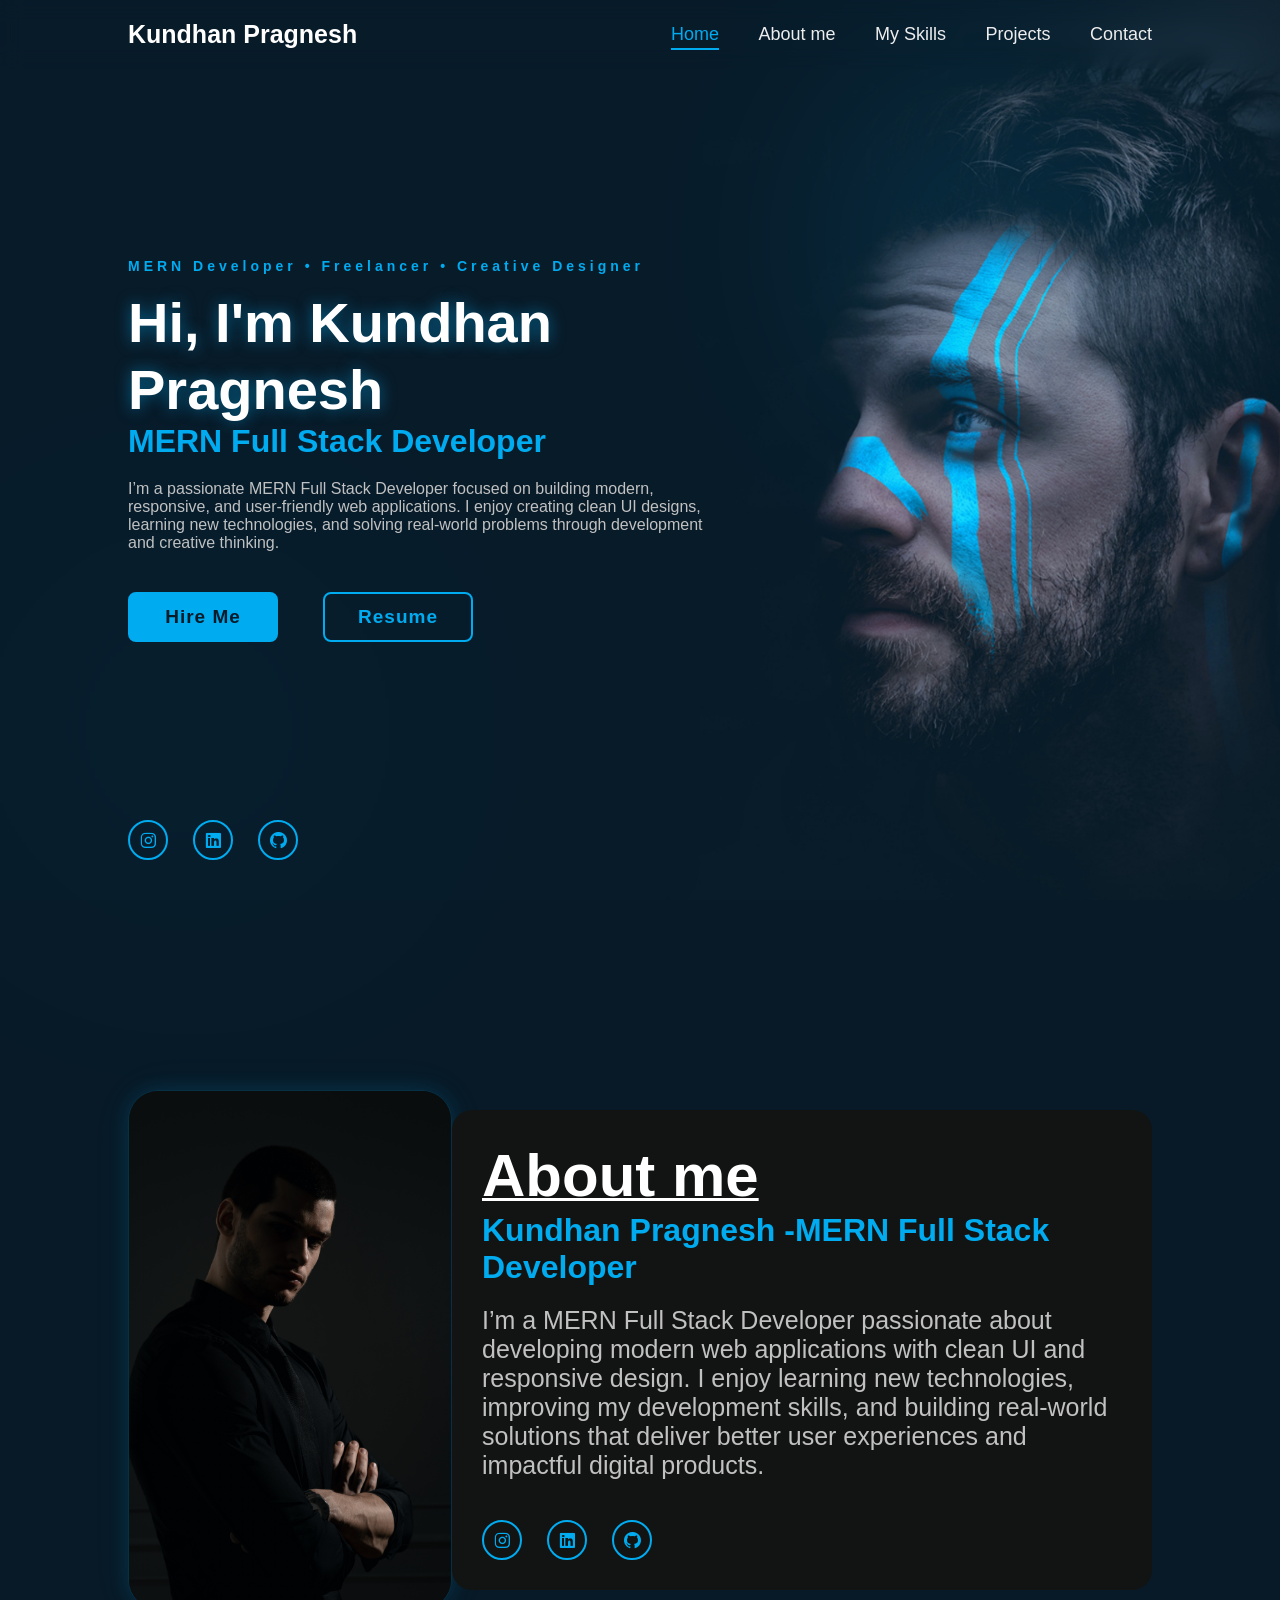
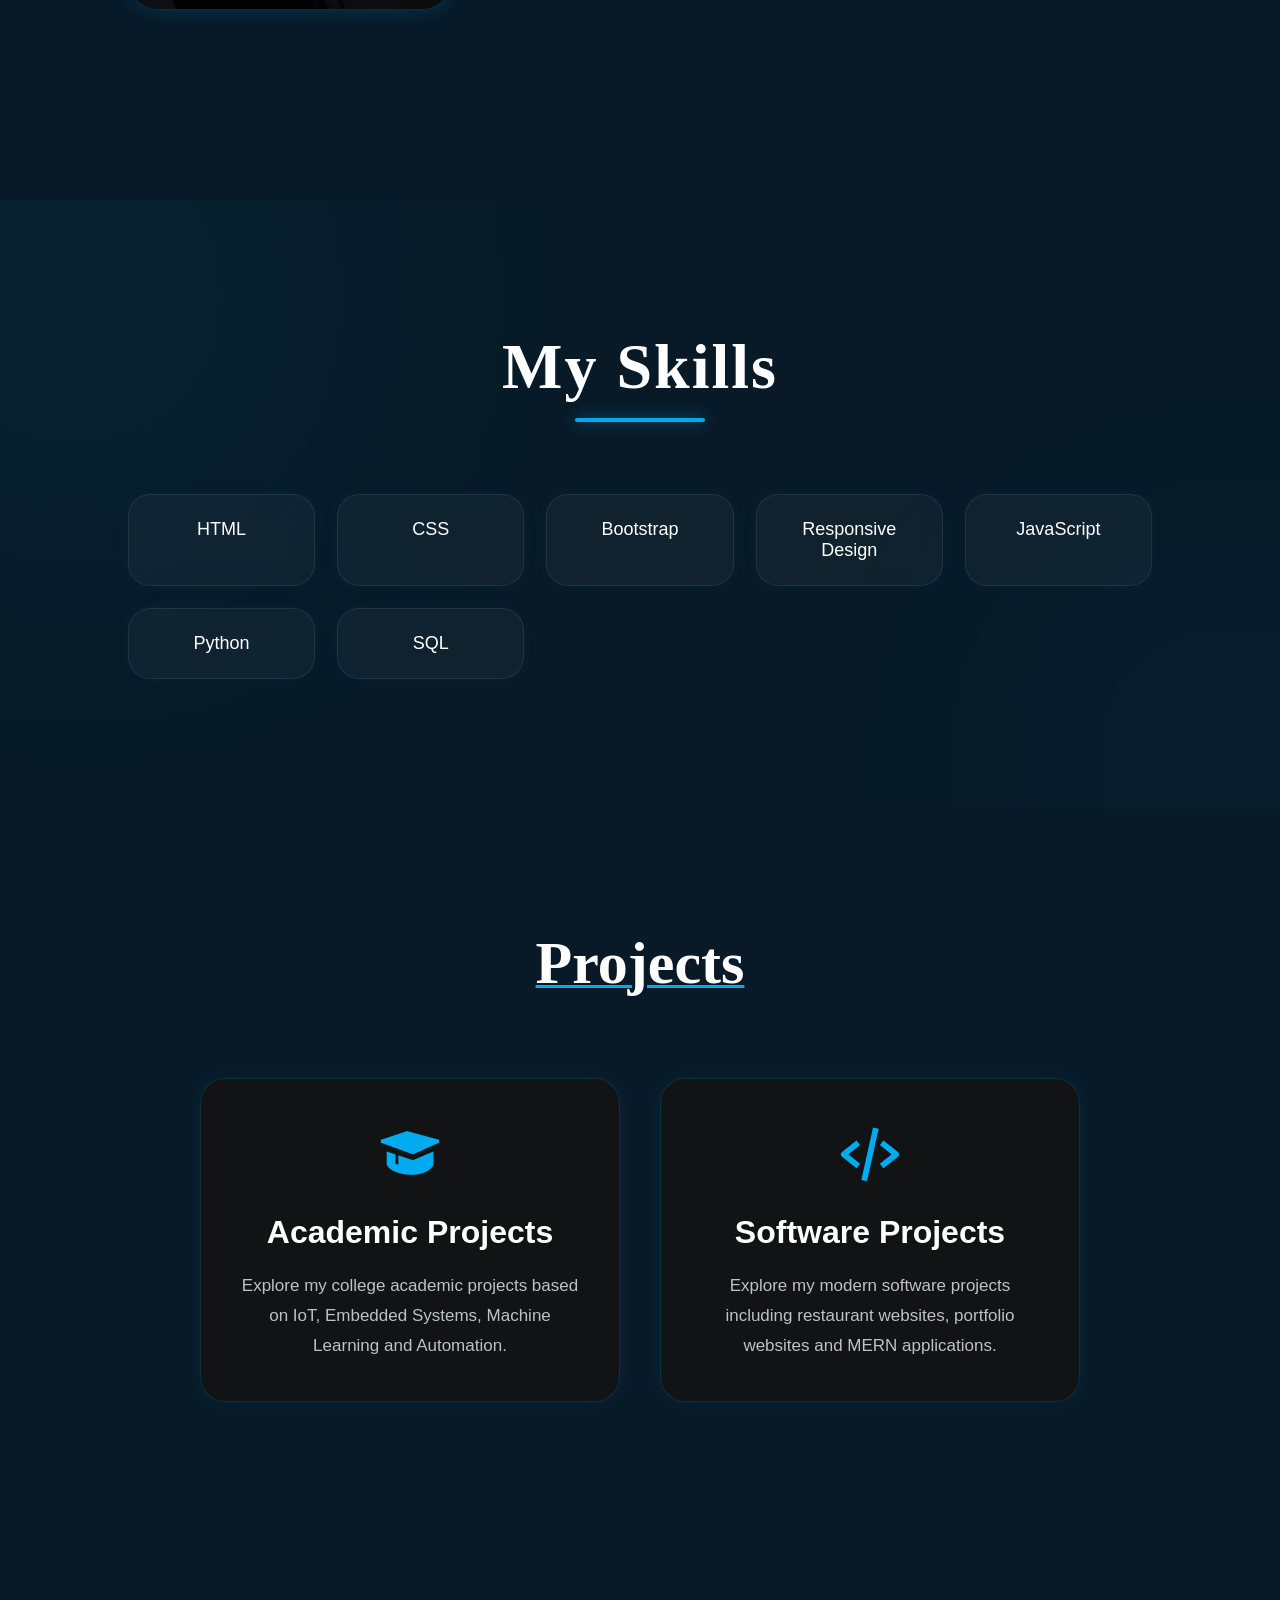
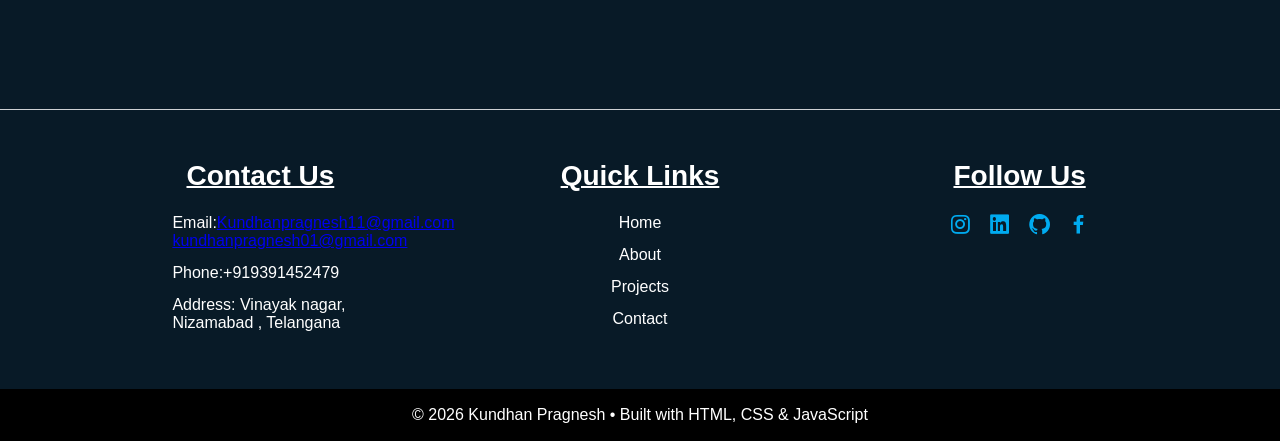
<file: portfolio/index.html>
<!DOCTYPE html>
<html lang="en">
<head>
    <meta charset="UTF-8">
    <meta name="viewport" content="width=device-width, initial-scale=1.0">
    <title>portfolio</title>
    <link rel="stylesheet" href="style.css">
    <link href='https://unpkg.com/boxicons@2.1.4/css/boxicons.min.css' rel='stylesheet'><link href='https://unpkg.com/boxicons@2.1.4/css/boxicons.min.css' rel='stylesheet'>
    
</head>
<body>
    <header>
        
        <a href="#" class="logo">
            Kundhan <span class="child-logo">Pragnesh</span>
        </a>
        <nav class="navbar">
            <a href="#home" class="active">Home</a>
            <a href="#aboutme">About me</a>
            <a href="#skills">My Skills</a>
            <a href="#project">Projects</a>
            <a href="#contactme">Contact</a>
        </nav>
    </header>

    <section class="home" id="home">
        <div class="home-content" >
            <span class="mini-title">
                MERN Developer • Freelancer • Creative Designer
            </span>
            <h1>Hi, I'm Kundhan Pragnesh</h1>
            <h3>
            MERN Full Stack Developer
            </h3>
           <p>
                I’m a passionate MERN Full Stack Developer focused on building modern, responsive, and user-friendly web applications. I enjoy creating clean UI designs, learning new technologies, and solving real-world problems through development and creative thinking.
            </p>
            <div class="btn-box">
                <a href="#contactme" class="btn">Hire Me</a>
                <a href="kundhan_pragnesh resume.pdf" target="_blank" class="btn">Resume</a>
            </div>
        </div>  

        <div class="home-sci">
            <a href="https://www.instagram.com/_.sonu_011/">
               <i class='bx bxl-instagram'></i>
            </a>   
            <a href="https://www.linkedin.com/in/kundhan-pragnesh-4414b4367/">
               <i class='bx bxl-linkedin-square'></i>
            </a>
            <a href="https://github.com/kundhanpragnesh">
               <i class='bx bxl-github'></i>
             </a>
        </div>
        <span class="home-imgHover"></span>
    </section>

    <section class="about-page" id="aboutme">
        <div class="about-img">
            <img src="low-key-portrait-modern-business-person.jpg" class="aboutimg">
        </div>
         <div class="about-content">
            <h1>About me</h1>
            <h3>
            Kundhan Pragnesh -<span class="aboutme-course">MERN Full Stack Developer</span>
            </h3>
            <p>
I’m a MERN Full Stack Developer passionate about developing modern web applications with clean UI and responsive design. I enjoy learning new technologies, improving my development skills, and building real-world solutions that deliver better user experiences and impactful digital products.
</p>
            <div class="about-sci">
            <a href="https://www.instagram.com/_.sonu_011/">
               <i class='bx bxl-instagram'></i>
               </a>
            <a href="https://www.linkedin.com/in/kundhan-pragnesh-4414b4367/">
               <i class='bx bxl-linkedin-square'></i>
            </a>
            <a href="https://github.com/kundhanpragnesh">
               <i class='bx bxl-github'></i>
             </a>
        </div>
            
         </div>
    </section>  
    <section class="skills-section" id="skills">

    <h1 class="skills-head">My Skills</h1>

    <div class="skills-box">

        <div class="skill-card">HTML</div>
        <div class="skill-card">CSS</div>
        <div class="skill-card">Bootstrap</div>
        <div class="skill-card">Responsive Design</div>
        <div class="skill-card">JavaScript</div>
        <div class="skill-card">Python</div>
        <div class="skill-card">SQL</div>
        

    </div>

</section>
    <section class="project-category-section" id="project">

    <h1 class="project-main-heading">Projects</h1>

    <div class="project-category-container">

        <a href="academic-projects.html" class="project-category-card">
            <i class='bx bxs-graduation'></i>

            <h2>Academic Projects</h2>

            <p>
                Explore my college academic projects based on IoT,
                Embedded Systems, Machine Learning and Automation.
            </p>
        </a>

        <a href="software-project.html" class="project-category-card">
            <i class='bx bx-code-alt'></i>

            <h2>Software Projects</h2>

            <p>
                Explore my modern software projects including
                restaurant websites, portfolio websites and MERN applications.
            </p>
        </a>

    </div>

</section>
<footer id="contactme">
     <div class="container" id="contactme">
        <div class="footer-content info">
            <h3 class="h">Contact Us</h3>
            <p>Email:<a href="#">Kundhanpragnesh11@gmail.com</br>kundhanpragnesh01@gmail.com</a></p>
            <p>Phone:+919391452479</p>
            <p>Address: Vinayak nagar, Nizamabad , Telangana</p>
        </div>
        <div class="footer-content">
            <h3 class="h">Quick Links</h3>
            <ul class="list">
                <li><a href="#home" class="ab">Home</a></li>
                <li><a href="#aboutme" class="ab">About</a></li>
                <li><a href="#project" class="ab">Projects</a></li>
                <li><a href="#contactme" class="ab">Contact</a></li>
             </ul>
        </div>
        <div class="footer-content">
            <h3 class="h">Follow Us</h3>
            <ul class="social-icons">
            <li><a href="https://www.instagram.com/_.sonu_011/"><i class='bx bxl-instagram ab'></i></a></li>
            <li><a href="https://www.linkedin.com/in/kundhan-pragnesh-4414b4367/"><i class='bx bxl-linkedin-square ab'></i></a></li>
            <li><a href="https://github.com/kundhanpragnesh"><i class='bx bxl-github ab'></i></a></li>
            <li><a href="https://www.facebook.com/kundhan.pragnesh.1"><i class='bx bxl-facebook ab'></i></a></li>
            </ul>
        </div>
    </div>
    <div class="bottom-bar">
        <p>&copy; 2026 Kundhan Pragnesh • Built with HTML, CSS & JavaScript</p>
    </div>
</footer>
<script>

let sections = document.querySelectorAll('section, footer');
let navLinks = document.querySelectorAll('header nav a');

window.addEventListener('scroll', () => {

    let current = '';

    sections.forEach(sec => {

        const sectionTop = sec.offsetTop - 200;
        const sectionHeight = sec.offsetHeight;

        if(pageYOffset >= sectionTop){
            current = sec.getAttribute('id');
        }

    });

    navLinks.forEach(link => {
        link.classList.remove('active');

        if(link.getAttribute('href') === '#' + current){
            link.classList.add('active');
        }
    });

});

</script>
</body>
</html>
</file>
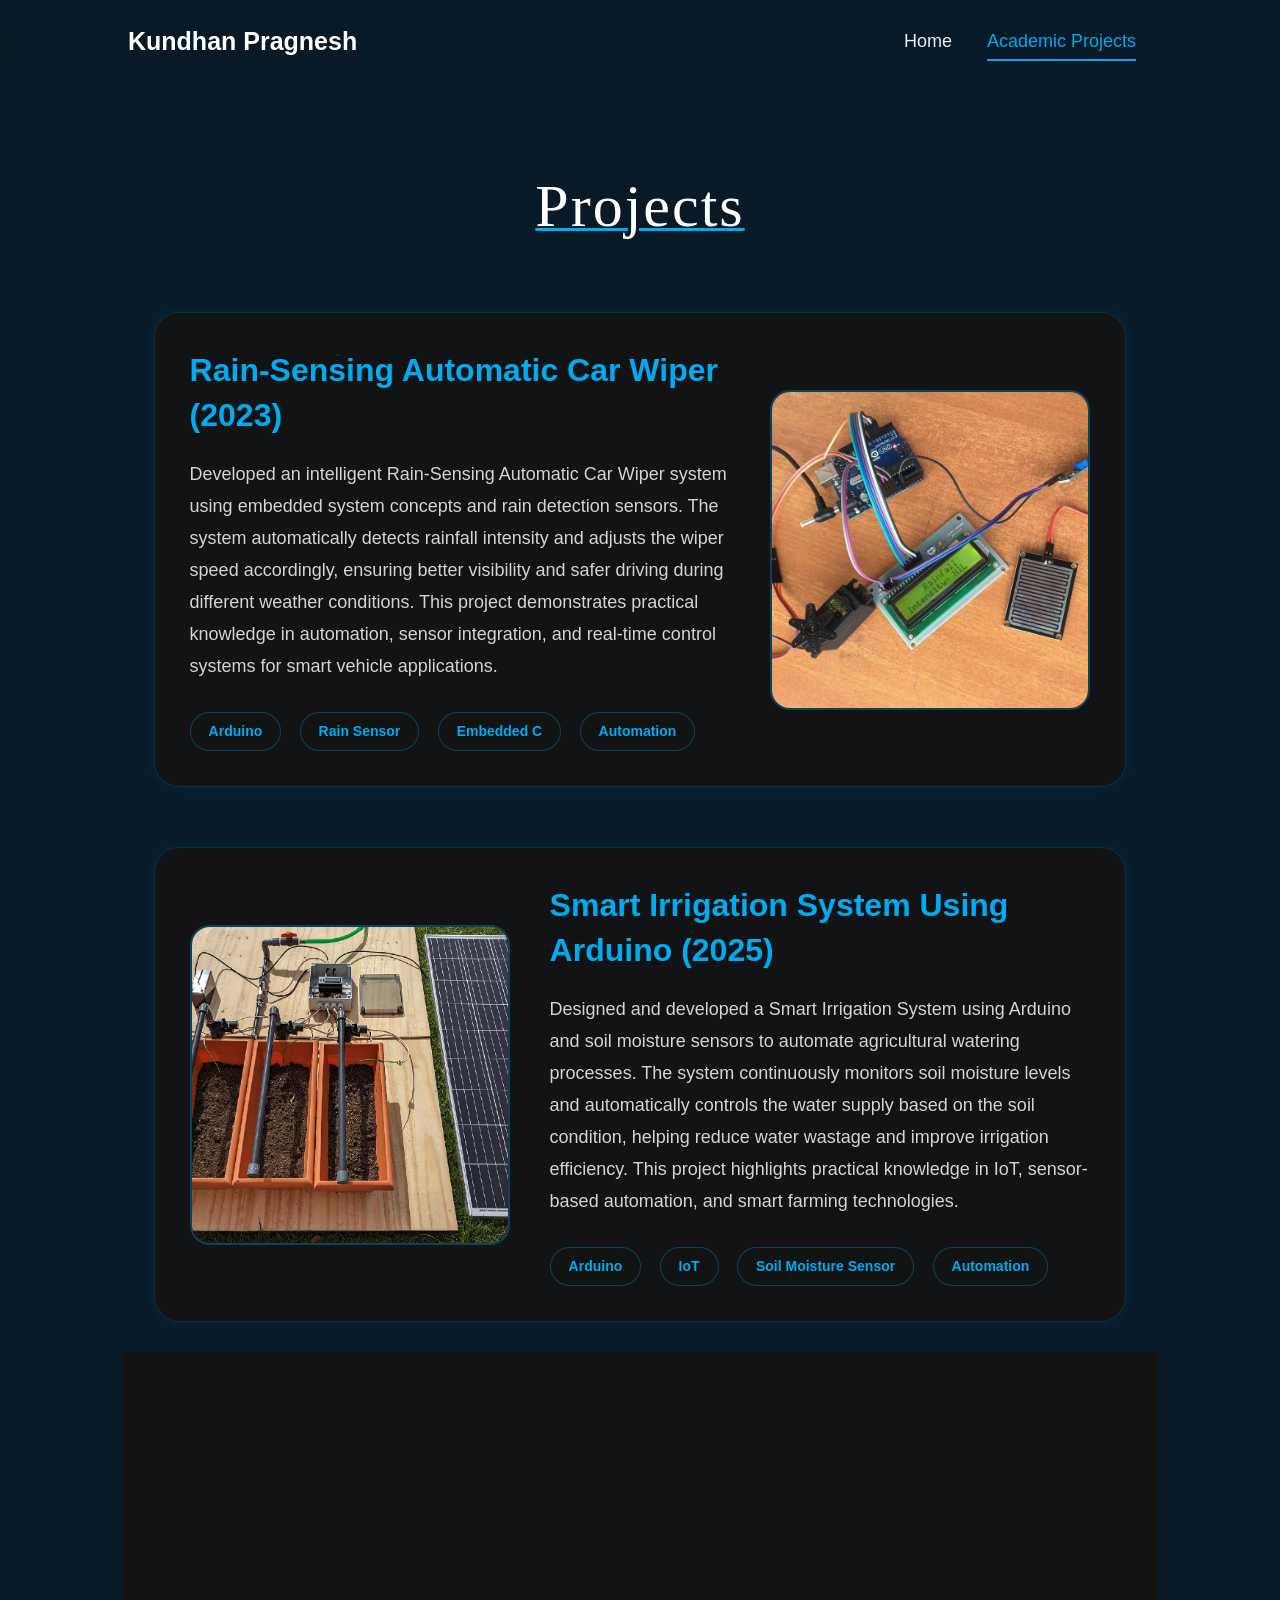
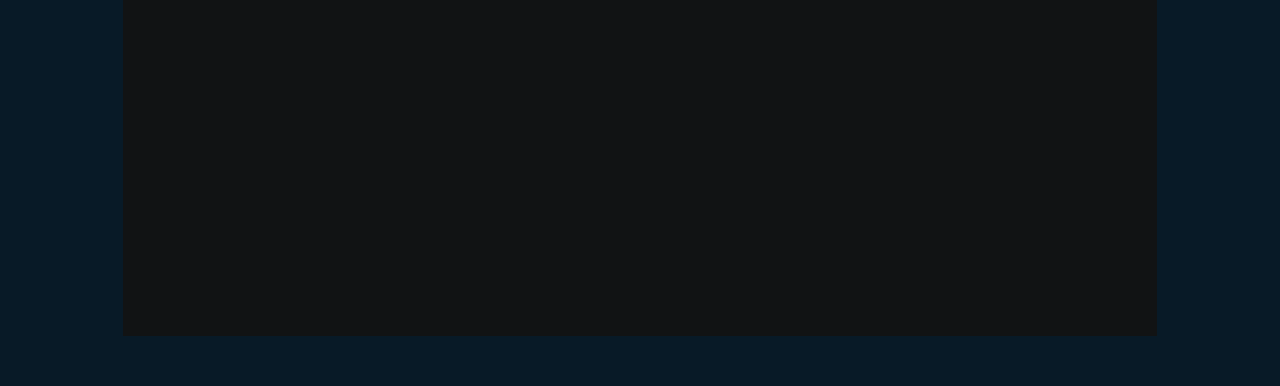
<file: portfolio/academic-projects.html>
<!DOCTYPE html>
<html lang="en">
<head>
    <meta charset="UTF-8">
    <meta name="viewport" content="width=device-width, initial-scale=1.0">
    <title>Project Section</title>
    <link rel="stylesheet" href="https://stackpath.bootstrapcdn.com/bootstrap/4.5.2/css/bootstrap.min.css" integrity="sha384-JcKb8q3iqJ61gNV9KGb8thSsNjpSL0n8PARn9HuZOnIxN0hoP+VmmDGMN5t9UJ0Z" crossorigin="anonymous">
    <script src="https://code.jquery.com/jquery-3.5.1.slim.min.js" integrity="sha384-DfXdz2htPH0lsSSs5nCTpuj/zy4C+OGpamoFVy38MVBnE+IbbVYUew+OrCXaRkfj" crossorigin="anonymous"></script>
    <script src="https://cdn.jsdelivr.net/npm/popper.js@1.16.1/dist/umd/popper.min.js" integrity="sha384-9/reFTGAW83EW2RDu2S0VKaIzap3H66lZH81PoYlFhbGU+6BZp6G7niu735Sk7lN" crossorigin="anonymous"></script>
    <script src="https://stackpath.bootstrapcdn.com/bootstrap/4.5.2/js/bootstrap.min.js" integrity="sha384-B4gt1jrGC7Jh4AgTPSdUtOBvfO8shuf57BaghqFfPlYxofvL8/KUEfYiJOMMV+rV" crossorigin="anonymous"></script>

    <link rel="stylesheet" href="style.css">
</head>
<body>
    <header>

    <a href="index.html" class="logo">
        Kundhan <span class="child-logo">Pragnesh</span>
    </a>

    <nav class="navbar">
        <a href="index.html">Home</a>
        <a href="#software-projects" class="active">Academic Projects</a>
    </nav>
    </header>
  <section class="project-page" id="project">
                <div class="project-section">
                    <h1 class="project-head">Projects</h1>
                </div>
                <div class="project-box">
                    <div class="project-card">
                        <div>
                        <h3 class="project-heading">Rain-Sensing Automatic Car Wiper (2023)</h3>
                    
                       <p class="project-para">Developed an intelligent Rain-Sensing Automatic Car Wiper system using embedded system concepts and rain detection sensors. The system automatically detects rainfall intensity and adjusts the wiper speed accordingly, ensuring better visibility and safer driving during different weather conditions. This project demonstrates practical knowledge in automation, sensor integration, and real-time control systems for smart vehicle applications.</p>
                       <div class="tech-stack">

                        <span>Arduino</span>
                        <span>Rain Sensor</span>
                        <span>Embedded C</span>
                        <span>Automation</span>

</div>
                        </div>
                        <img src="raining image.jpg" class="Project-img">
                    </div>
                    <div class="project-card">
                        <img src="smart irrigar=tion.jpg" class="Project-img">
                        <div>
                        <h3 class="project-heading">Smart Irrigation System Using Arduino (2025)</h3>
                       
                        <p class="project-para">Designed and developed a Smart Irrigation System using Arduino and soil moisture sensors to automate agricultural watering processes. The system continuously monitors soil moisture levels and automatically controls the water supply based on the soil condition, helping reduce water wastage and improve irrigation efficiency. This project highlights practical knowledge in IoT, sensor-based automation, and smart farming technologies.</p>
                        <div class="tech-stack">

                            <span>Arduino</span>
                            <span>IoT</span>
                            <span>Soil Moisture Sensor</span>
                            <span>Automation</span>

</div>
                        </div>
                    </div>
                    <div class="project-card">
                        <div>
                        <h3 class="project-heading">Prediction of Water Parameters Using Machine Learning (2026)</h3>
                        
                        <p class="project-para">Developed a Machine Learning-based prediction system using Python to analyze and predict important water quality parameters such as pH, turbidity, and temperature. The project involved data preprocessing, analysis, and model training to improve prediction accuracy and support efficient water quality monitoring. This project showcases skills in Python, data analysis, and machine learning techniques for real-world environmental applications.</p>
                        <div class="tech-stack">

                            <span>Python</span>
                            <span>Machine Learning</span>
                            <span>Data Analysis</span>
                            <span>Prediction Models</span>

</div>
                        </div>
                        <img src="prediction water.jpg" class="Project-img">
                    </div>
                
                </div>
            
         
    </div>   
</section>


</body>
</html>
</file>
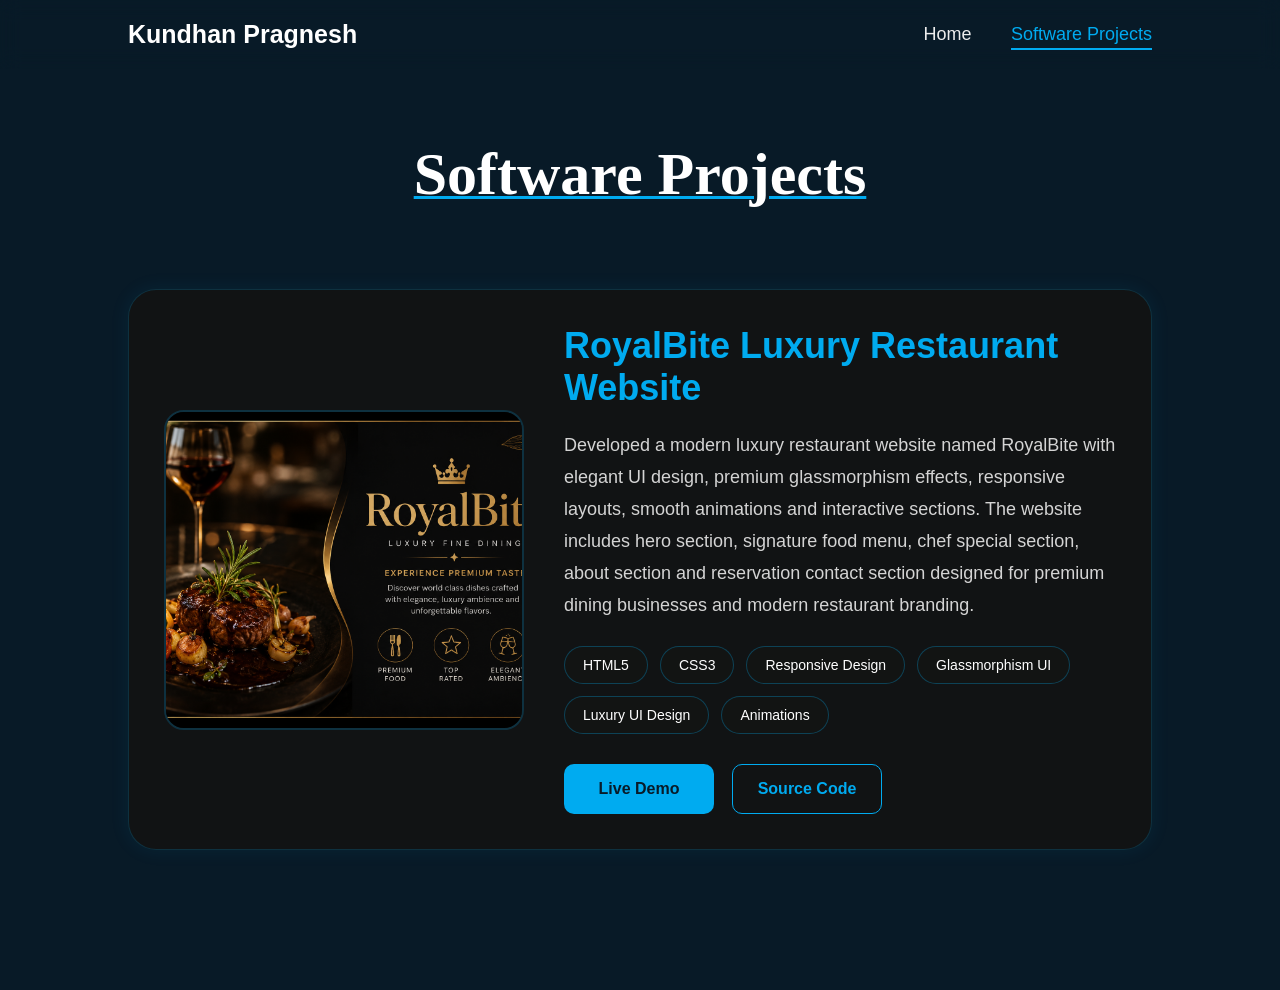
<file: portfolio/software-project.html>
<!DOCTYPE html>
<html lang="en">
<head>
    <meta charset="UTF-8">
    <meta name="viewport" content="width=device-width, initial-scale=1.0">
    <title>Software Projects</title>

    <link rel="stylesheet" href="style.css">

    <link href='https://unpkg.com/boxicons@2.1.4/css/boxicons.min.css' rel='stylesheet'>
</head>
<body>

<header>

    <a href="index.html" class="logo">
        Kundhan <span class="child-logo">Pragnesh</span>
    </a>

    <nav class="navbar">
        <a href="index.html">Home</a>
        <a href="#software-projects" class="active">Software Projects</a>
    </nav>

</header>

<section class="software-project-page" id="software-projects">

    <h1 class="software-project-head">
        Software Projects
    </h1>

    <div class="software-project-container">

        <!-- PROJECT CARD -->

        <div class="software-project-card">

            <img src="restaurant-img.png" class="software-project-img">

            <div class="software-project-content">

                <h2>
                    RoyalBite Luxury Restaurant Website
                </h2>

                <p>
                    Developed a modern luxury restaurant website named
                    RoyalBite with elegant UI design, premium glassmorphism
                    effects, responsive layouts, smooth animations and
                    interactive sections. The website includes hero section,
                    signature food menu, chef special section, about section
                    and reservation contact section designed for premium
                    dining businesses and modern restaurant branding.
                </p>

                <div class="software-tech-stack">

                    <span>HTML5</span>
                    <span>CSS3</span>
                    <span>Responsive Design</span>
                    <span>Glassmorphism UI</span>
                    <span>Luxury UI Design</span>
                    <span>Animations</span>

                </div>

                <div class="software-btns">

                    <a href="restaurant.html" class="software-btn" target="_blank">
                        Live Demo
                    </a>

                    <a href="Restaurant Source Code.pdf" class="software-btn second-btn" target="_blank">
                        Source Code
                    </a>

                </div>

            </div>

        </div>

    </div>

</section>

</body>
</html>
</file>
<file: portfolio/style.css>
*{
    margin: 0;
    padding: 0;
    box-sizing: border-box;
    font-family: 'Poppins', sans-serif;
}
body{
    
    color: white;
}

header{
    position: fixed;
    top: 0;
    left: 0;
    width: 100%;
    padding: 20px 10%;
    backdrop-filter: blur(10px);
    background: rgba(8,27,41,0.4);
    background-color: transparent;
    display: flex;
    justify-content: space-between;
    align-items: center;
    z-index: 100;
   
}

.logo{
    position: relative;
    font-size: 25px;
    font-weight: 600;
    color:white;
    text-decoration: none;
}
.logo::before{
    content: '';
    position: absolute;
    top: 0;
    right: 0;
    width: 100%;
    height: 100%;
    background: #081b29;
    animation: showRight .6s ease forwards;
    animation-delay: .2s ;
}
.navbar a{
    color: #ededed;
    text-decoration: none;
    font-size: 18px;
    font-weight: 500;
    margin-left: 35px;
    position: relative;
}
.navbar a::after{
    content:'';
    position:absolute;
    left:0;
    bottom:-6px;
    width:0;
    height:2px;
    background:#00abf0;
    transition:.4s;
}
.navbar a:hover::after,
.navbar a.active::after{
    width:100%;
}

.navbar a:hover{
    color: #00abf0;
}
.navbar a.hover,
.navbar a.active{
    color: #00abf0;
}
.mini-title{
    color:#00abf0;
    letter-spacing:4px;
    font-size:14px;
    font-weight:600;
    display:block;
    margin-bottom:15px;
}
.home{
    height: 100vh;
    background: url('home.jpg') no-repeat;
    background-size: cover;
    background-position: center;
    display: flex;
    align-items: center;
    padding: 0 10%;
    overflow: hidden;
}
.home::before{
    content:'';
    position:absolute;
    width:300px;
    height:300px;
    background:#00abf0;
    border-radius:50%;
    filter:blur(120px);
    top:10%;
    right:10%;
    opacity:.18;
}
.home::after{
    content:'';
    position:absolute;

    width:250px;
    height:250px;

    background:#00abf0;

    filter:blur(140px);

    bottom:5%;
    left:5%;

    opacity:.08;
}
.home-content{
    max-width: 600px;
  
}
.home-content h1{
    position: relative;
    font-size: 56px;
    font-weight: 700;
    line-height: 1.2;
    text-shadow: 0 0 15px rgba(0,171,240,0.5);
    
}
.home-content h1::before{
   
    content: '';
    position: absolute;
    top: 0;
    right: 0;
    width: 100%;
    height: 100%;
    background: #081b29;
    animation: showRight .6s ease forwards;
    animation-delay: .4s ;

}
.home-content h3{
    position: relative;
    font-size: 32px;
    font-weight: 700;
    color: #00abf0 ;
}
.home-content h3::before{
    content: '';
    position: absolute;
    top: 0;
    right: 0;
    width: 100%;
    height: 100%;
    background: #081b29;
    animation: showRight .6s ease forwards;
    animation-delay: .6s ;
}
.home-content p{
    position: relative;
    font-size: 16px;
    color: #c1c1c1;
    margin: 20px 0 40px;
}
.home-content p::before{
    content: '';
    position: absolute;
    top: 0;
    right: 0;
    width: 100%;
    height: 100%;
    background: #081b29;
    animation: showRight .6s ease forwards;
    animation-delay: .8s ;
}
.home-content .btn-box{
    position: relative;
    display: flex;
    justify-content: space-between;
    width: 345px;
    height: 50px;
}
.home-content .btn-box::before
{
    content: '';
    position: absolute;
    top: 0;
    right: 0;
    width: 100%;
    height: 100%;
    background: #081b29;
    animation: showRight .6s ease forwards;
    animation-delay: 1s ;
    z-index: 2;
}
.btn-box a{
    position: relative;
    display: inline-flex;
    justify-content: center;
    align-items: center;
    width: 150px;
    height: 100%;
    background: #00abf0;
    border: 2px solid #00abf0;
    border-radius: 8px;
    font-size: 19px;
    color: #081b29;
    text-decoration: none;
    font-weight: 600;
    letter-spacing: 1px;
    z-index: 1;
    overflow: hidden;
    transition: .5s;
}
.btn-box a:hover{
    color: #00abf0;
}
    
.btn-box a:nth-child(2){
    background: transparent;
    color: #00abf0;
}
.btn-box a:nth-child(2):hover{
    background: #00abf0;
    color: #081b29;
}
.btn-box a:nth-child(2)::before{
    background: #00abf0;
}



.btn-box a::before{
    content: '';
    position: absolute;
    top: 0;
    left: 0;
    width: 0;
    height: 100%;
    background: #081b29;
    z-index: -1;
    transition: .5s;
}

.btn-box a:hover::before {
    
    width: 100%;
}
.home-sci{
    position: absolute;
    bottom: 40px;
    width: 170px;
    display: flex;
    justify-content: space-between;
}
.home-sci::before{
    content: '';
    position: absolute;
    top: 0;
    right: 0;
    width: 100%;
    height: 100%;
    background: #081b29;
    animation: showRight .6s ease forwards;
    animation-delay: 1.2s ;
    z-index: 2;
}
.home-sci a{
    position: relative;
   display: inline-flex;
   justify-content: center;
   align-items: center;
   width: 40px;
    height: 40px;   
    background: transparent;
    border: 2px  solid #00abf0;
    border-radius: 50px;
    font-size: 20px;
    color: #00abf0;
    text-decoration: none;
    z-index: 1;
    overflow: hidden;
    transition: .5s;
}
.home-sci a:hover{
    color: #081b29;
}
.home-sci a::before{
    content: '';
    position: absolute;
    top: 0;
    left: 0;
    width: 0;
    height: 100%;
    background: #00abf0;
    z-index: -1;
    transition: .5s;
}
.home-sci a:hover::before{
    width: 100%;
}
.home-imgHover{
    position: absolute;
    top: 0;
    right: 30px;
    width: 750px;
    height: 100%;
    background:transparent;
    transition: .5s;
    animation: manipActiveHover .6s ease forwards;
    animation-delay: 1.5s;
    pointer-events: none;
}
.home-imgHover:hover{
    background: #081b29;
    opacity: .8;
}

.home-imgHover::after {
    content: '';
    position: absolute;
    top: 0;
    right: 0;
    width: 100%;
    height: 100%;
    background: #081b29;
    animation: showRight .6s ease forwards;
    animation-delay: 1.3s ;
    z-index: 100;
}


/*KEYFRAMES ANIMATION*/
@keyframes showRight {
    100%{
        width: 0;
    }
    
}
@keyframes manipActiveHover {
    100%{
        pointer-events: auto;
    }
}
/* ================= RESPONSIVE DESIGN ================= */

/* Tablets */
@media (max-width: 992px){

    header{
        padding: 20px 5%;
    }

    .home{
        padding: 0 5%;
        background-position: right;
    }

    .home-content{
        max-width: 500px;
    }

    .home-content h1{
        font-size: 45px;
    }

    .home-content h3{
        font-size: 28px;
    }

    .home-content p{
        font-size: 15px;
    }

    .home-imgHover{
        width: 400px;
        opacity: 0.3;
    }

}


/* Mobile Devices */
@media (max-width: 768px){

    header{
        flex-direction: column;
        gap: 15px;
        padding: 15px 5%;
        background: #081b29;
    }

    .logo{
        font-size: 22px;
    }

    .navbar{
        display: flex;
        flex-wrap: wrap;
        justify-content: center;
        gap: 15px;
    }

    .navbar a{
        margin-left: 0;
        font-size: 16px;
    }

    .home{
        flex-direction: column;
        justify-content: center;
        text-align: center;
        padding: 120px 5% 50px;
        height: auto;
    }

    .home-content{
        max-width: 100%;
    }

    .home-content h1{
        font-size: 38px;
    }

    .home-content h3{
        font-size: 24px;
    }

    .home-content p{
        font-size: 14px;
        line-height: 1.7;
    }

    .home-content .btn-box{
        width: 100%;
        height: auto;
        flex-direction: column;
        gap: 15px;
        align-items: center;
    }

    .btn-box a{
        width: 220px;
        height: 50px;
    }

    .home-sci{
        position: relative;
        bottom: 0;
        margin-top: 40px;
        justify-content: center;
        width: 100%;
        gap: 20px;
    }

    .home-imgHover{
        display: none;
    }

}


/* Small Mobile */
@media (max-width: 480px){

    .home-content h1{
        font-size: 30px;
    }

    .home-content h3{
        font-size: 20px;
    }

    .home-content p{
        font-size: 13px;
    }

    .btn-box a{
        width: 180px;
        font-size: 16px;
    }

    .home-sci a{
        width: 35px;
        height: 35px;
        font-size: 18px;
    }

}

/* ================= ABOUT ME  ================= */


.about-page{
    height: 100vh;
    background-color: #081a27;
    background-size: cover;
    background-position: center;
    display: flex;
    align-items: center;
    padding: 0 10%;
    overflow: hidden;
}
.about-content{
    max-width: 700px;
    background-color: #121413;
    border-radius: 20px;
    padding: 30px;
  
}
.about-content h1{
    position: relative;
    font-size: 60px;
    font-weight: 700;
    line-height: 1.2;
    text-decoration: underline 3px;
    
}
.about-content h1::before{
    content: '';
    position: absolute;
    top: 0;
    right: 0;
    width: 100%;
    height: 100%;
    background: #121413;
    animation: showRight 1s ease forwards;
    animation-delay: .2s ;

}
.about-content h3{
    position: relative;
    font-size: 32px;
    font-weight: 700;
    color: #00abf0 ;
}
.about-content h3::before{
    content: '';
    position: absolute;
    top: 0;
    right: 0;
    width: 100%;
    height: 100%;
    background: #121413;
    animation: showRight 1s ease forwards;
    animation-delay: .4s ;
}
.about-content p{
    position: relative;
    font-size: 25px;
    font-weight: 500;
    color: #c1c1c1;
    margin: 20px 0 40px;
    font-family: 'Franklin Gothic Medium', 'Arial Narrow', Arial, sans-serif;
}
.about-content p::before{
    content: '';
    position: absolute;
    top: 0;
    right: 0;
    width: 100%;
    height: 100%;
    background: #121413;
    animation: showRight 1s ease forwards;
    animation-delay: .6s ;
}

.aboutimg{
    width: 60%;
    height: 45%;
    border-radius: 20px;
    box-shadow: 0 0 25px rgba(0,171,240,0.3);
}
.about-img{
    width:45%;
    display:flex;
    justify-content:center;
    align-items:center;
}

.aboutimg{
    width:100%;
    max-width:420px;

    height:520px;

    object-fit:cover;

    border-radius:30px;

    border:1px solid rgba(0,171,240,0.15);

    box-shadow:
    0 0 20px rgba(0,171,240,0.15),
    0 0 45px rgba(0,171,240,0.05);

    transition:.4s ease;
}

.aboutimg:hover{
    transform:scale(1.02);

    box-shadow:
    0 0 25px rgba(0,171,240,0.20),
    0 0 55px rgba(0,171,240,0.08);
}

.about-sci{

    
    bottom: 40px;
    width: 170px;
    display: flex;
    justify-content: space-between;
}
.about-sci::before{
    content: '';
    position: absolute;
    top: 0;
    right: 0;
    width: 100%;
    height: 100%;
    background: #081b29;
    animation: showRight 1s ease forwards;
    animation-delay: .8s ;
    z-index: 2;
}
.about-sci a{
    position: relative;
   display: inline-flex;
   justify-content: center;
   align-items: center;
   width: 40px;
    height: 40px;   
    background: transparent;
    border: 2px  solid #00abf0;
    border-radius: 50px;
    font-size: 20px;
    color: #00abf0;
    text-decoration: none;
    z-index: 1;
    overflow: hidden;
    transition: .5s;
}
.about-sci a:hover{
    color: #081b29;
}
.about-sci a::before{
    content: '';
    position: absolute;
    top: 0;
    left: 0;
    width: 0;
    height: 100%;
    background: #00abf0;
    z-index: -1;
    transition: .5s;
}
.about-sci a:hover::before{
    width: 100%;
}



/* ================= ABOUT SECTION RESPONSIVE ================= */
@media (max-width:768px){

    .navbar{
        gap:12px;
    }

    .navbar a{
        font-size:15px;
    }

    .home-content h1{
        line-height:50px;
    }

    .aboutimg{
        height:auto;
    }

}

/* Tablet */
@media (max-width: 992px){

    .about-page{
        flex-direction: column;
        justify-content: center;
        text-align: center;
        height: auto;
        padding: 100px 5%;
        gap: 40px;
    }

    .about-content{
        max-width: 100%;
    }

    .about-content h1{
        font-size: 48px;
    }

    .about-content h3{
        font-size: 28px;
    }

    .about-content p{
        font-size: 20px;
        line-height: 1.7;
    }

    .about-img{
        width: 80%;
        height: auto;
    }

}


/* Mobile */
@media (max-width: 768px){

    .about-page{
        flex-direction: column;
        justify-content: center;
        align-items: center;
        text-align: center;
        height: auto;
        padding: 120px 5% 60px;
        gap: 30px;
    }

    .about-content{
        width: 100%;
        padding: 20px;
    }

    .about-content h1{
        font-size: 38px;
    }

    .about-content h3{
        font-size: 22px;
        line-height: 1.5;
    }

    .about-content p{
        font-size: 16px;
        line-height: 1.8;
    }

    .about-img{
        width: 100%;
        height: auto;
        display: flex;
        justify-content: center;
    }

    .aboutimg{
        width: 90%;
        height: auto;
        border-radius: 15px;
    }

    .about-sci{
        width: 100%;
        justify-content: center;
        gap: 20px;
        margin-top: 20px;
    }

}


/* Small Mobile */
@media (max-width: 480px){

    .about-content h1{
        font-size: 30px;
    }

    .about-content h3{
        font-size: 18px;
    }

    .about-content p{
        font-size: 14px;
    }

    .aboutimg{
        width: 100%;
    }

    .about-sci a{
        width: 35px;
        height: 35px;
        font-size: 18px;
    }

}

/* ---------- PREMIUM SKILLS SECTION ---------- */

/* ---------- ULTRA PREMIUM SKILLS SECTION ---------- */

.skills-section{

    position: relative;

    background:#081a27;

    padding:130px 10%;

    overflow:hidden;
}

/* glow background */

.skills-section::before{

    content:'';

    position:absolute;

    width:350px;
    height:350px;

    background:#00abf0;

    filter:blur(160px);

    opacity:.10;

    top:-80px;
    left:-100px;
}

.skills-section::after{

    content:'';

    position:absolute;

    width:300px;
    height:300px;

    background:#00abf0;

    filter:blur(150px);

    opacity:.08;

    bottom:-100px;
    right:-100px;
}

.skills-head{

    position:relative;

    text-align:center;

    font-size:64px;

    color:white;

    margin-bottom:90px;

    letter-spacing:2px;

    font-family:'Times New Roman', Times, serif;
}

.skills-head::after{

    content:'';

    position:absolute;

    left:50%;
    transform:translateX(-50%);

    bottom:-18px;

    width:130px;
    height:4px;

    border-radius:20px;

    background:#00abf0;

    box-shadow:0 0 15px rgba(0,171,240,0.6);
}

.skills-box{

    position:relative;

    display:grid;

    grid-template-columns:repeat(auto-fit,minmax(170px,1fr));

    gap:22px;
}

.skill-card{

    position:relative;

    padding:24px 16px;

    border-radius:22px;

    background:rgba(255,255,255,0.04);

    border:1px solid rgba(255,255,255,0.08);

    backdrop-filter:blur(14px);

    text-align:center;

    font-size:18px;

    font-weight:500;

    color:white;

    overflow:hidden;

    transition:.45s ease;

    box-shadow:
    0 0 15px rgba(0,171,240,0.05);
}

/* top glow line */



.skill-card:hover{

    transform:translateY(-12px) scale(1.03);

    border-color:rgba(0,171,240,0.4);

    background:rgba(0,171,240,0.12);

    color:#00abf0;

    box-shadow:
    0 0 25px rgba(0,171,240,0.20),
    0 0 60px rgba(0,171,240,0.08);
}

/* ---------- SKILLS RESPONSIVE ---------- */

@media (max-width:768px){

    .skills-section{
        padding:90px 6%;
    }

    .skills-head{
        font-size:40px;
        margin-bottom:60px;
    }

    .skills-box{
        grid-template-columns:repeat(2,1fr);
        gap:15px;
    }

    .skill-card{
        font-size:14px;
        padding:18px 8px;
        border-radius:18px;
    }

}
/* ---------- PROJECT CATEGORY SECTION ---------- */

.project-category-section{

    background:#081a27;

    padding:120px 10%;

    min-height:100vh;
}

.project-main-heading{

    text-align:center;

    font-size:60px;

    color:white;

    margin-bottom:80px;

    text-decoration:underline 3px #00abf0;

    font-family:'Times New Roman', Times, serif;
}

.project-category-container{

    display:flex;

    justify-content:center;

    align-items:center;

    gap:40px;

    flex-wrap:wrap;
}

.project-category-card{

    width:420px;

    background:rgba(18,20,19,0.95);

    border:1px solid rgba(0,171,240,0.2);

    border-radius:25px;

    padding:40px;

    text-decoration:none;

    transition:.4s ease;

    box-shadow:0 0 20px rgba(0,171,240,0.08);

    backdrop-filter:blur(12px);

    text-align:center;
}

.project-category-card:hover{

    transform:translateY(-12px);

    border-color:#00abf0;

    box-shadow:0 0 35px rgba(0,171,240,0.25);
}

.project-category-card i{

    font-size:70px;

    color:#00abf0;

    margin-bottom:25px;
}

.project-category-card h2{

    color:white;

    font-size:32px;

    margin-bottom:20px;
}

.project-category-card p{

    color:#c1c1c1;

    font-size:17px;

    line-height:30px;
}

/* ---------- RESPONSIVE ---------- */

@media(max-width:768px){

    .project-main-heading{

        font-size:40px;
    }

    .project-category-card{

        width:100%;

        padding:30px 20px;
    }

    .project-category-card h2{

        font-size:26px;
    }

    .project-category-card p{

        font-size:15px;

        line-height:26px;
    }
}


/* ----------academic-project-section ---------- */

.project-page{
    background: #081a27;
   background-size: cover;
    background-position: center;
    padding-top: 120px;
    padding-bottom: 80px;
    font-size: 30px;
    font-weight: bold;
    color: #00abf0;
    min-height: 100vh;
    
}
.project-head{
    display: flex;
    justify-content: center;
    align-items: center;
    font-size: 60px;
    color: white;
    margin-bottom: 70px;
    text-decoration: underline 3px #00abf0;
    letter-spacing: 2px;
    font-family: 'Times New Roman', Times, serif;
    margin-top: 50px;
}
.project-head::before{
   
    content: '';
    position: absolute;
    top: 0;
    right: 0;
    width: 100%;
    height: 100%;
    background: #081b29;
    animation: showRight 1s ease forwards;
    animation-delay: 1s ;

}

.project-card{
    background: rgba(18, 20, 19, 0.95);
    border: 1px solid rgba(0,171,240,0.2);
    border-radius: 25px;
    padding: 35px;
    margin-left: 12%;
    margin-right: 12%;
    margin-top: 60px;
    display: flex;;
    flex-direction: row;
    align-items: center;
    justify-content: space-between;
    gap: 40px;
    box-shadow: 0 0 20px rgba(0,171,240,0.1);
    transition: all .4s ease;
    animation: fadeUp 1s ease;
    backdrop-filter: blur(12px);
}
.project-card:hover{
    transform:  translateY(-12px);
    border-color: #00abf0;
    box-shadow: 0 0 30px rgba(0,171,240,0.3);
}
.Project-img{
    width: 320px;
    height: 320px;
    object-fit: cover;
    border: 2px solid rgba(0,171,240,0.3);
    transition: .4s;
    border-radius: 20px;
}
.Project-img:hover{
    transform:scale(1.05);
}
.project-card:hover .Project-img{
    transform: scale(1.04);
}
.project-heading{
    font-size: 32px;
    font-weight: 700;
    color: #00abf0;
    margin-bottom: 20px;
    line-height: 45px;
}
.project-para{
    font-size: 18px;
    color: #d4d4d4;
    line-height: 32px;
    font-weight: 400;
    font-family: 'Franklin Gothic Medium', 'Arial Narrow', Arial, sans-serif;
}
.tech-stack{
    margin-top:20px;
}

.tech-stack span{
    display:inline-block;
    padding:8px 18px;
    margin-right:10px;
    margin-top:10px;
    border-radius:30px;
    background:#121413;
    border:1px solid rgba(0,171,240,0.3);
    font-size:14px;
    transition:.4s;
}

.tech-stack span:hover{
    background:#00abf0;
    color:#081b29;
    transform:translateY(-3px);
}
.btn-container{
    margin-left: 20%;
    margin-top: 40px;
}

.btn{
    width: 90px;
    height: 70px;
    background: #00abf0;
    color: black;

    display: flex;
    justify-content: center;
    align-items: center;

    text-decoration: none;
    border-radius: 10px;

    font-family: 'Franklin Gothic Medium', 'Arial Narrow', Arial, sans-serif;
    font-weight: bold;
    padding: 5px 10px;
}
@keyframes fadeUp{
    from{
        opacity: 0;
        transform: translateY(40px);
    }
    to{
        opacity: 1;
        transform: translateY(0);
    }
}

/* ---------- Responsive Code ---------- */

@media screen and (max-width: 768px){

    .project-card{
        flex-direction: column;
        text-align: center;
        margin-left: 5%;
        margin-right: 5%;
        padding: 25px;
        gap: 25px;
    }

    .Project-img{
        width: 250px;
        max-width: 288px;
        height: 250px;
    }

    .project-heading{
        font-size: 24px;
        line-height: 35px;
    }

    .project-para{
        font-size: 16px;
        line-height: 28px;
    }
    .project-head{
        font-size: 40px;
    }

    .btn-container{
        margin-left: 8%;
    }
}


/* ---------- Mobile Responsive ---------- */

@media screen and (max-width: 768px){

    .project-page{
        padding-top: 20%;
    }

    .project-card{
        flex-direction: column !important;
        align-items: center;
        text-align: center;

        margin-left: 5%;
        margin-right: 5%;
        padding: 20px;
    }

    .Project-img{
        width: 100%;
        max-width: 280px;
        height: auto;
        margin-top: 20px;
    }

    .project-heading{
        font-size: 24px;
        line-height: 35px;
    }

    .project-para{
        font-size: 16px;
        line-height: 28px;
    }

    .project-head{
        font-size: 35px;
        margin-top: 20px;
    }

    .btn-container{
        margin-left: 5%;
        margin-bottom: 30px;
    }

    .btn{
        width: 80px;
        height: 45px;
        font-size: 16px;
    }

    .navbar{
        display: flex;
        flex-wrap: wrap;
        justify-content: center;
        gap: 10px;
    }

    .logo{
        font-size: 22px;
    }
}


/* ---------- Small Mobile ---------- */

@media screen and (max-width: 480px){

    .project-page{
        padding-top: 28%;
    }

    .project-heading{
        font-size: 20px;
    }

    .project-para{
        font-size: 14px;
        line-height: 24px;
    }

    .Project-img{
        max-width: 230px;
    }

    .project-head{
        font-size: 28px;
    }

    .btn{
        width: 70px;
        height: 40px;
        font-size: 14px;
    }
}



/* ---------- SOFTWARE PROJECTS PAGE ---------- */

.software-project-page{

    background:#081a27;

    min-height:100vh;

    padding:140px 10%;
}

.software-project-head{

    text-align:center;

    font-size:60px;

    color:white;

    margin-bottom:80px;

    text-decoration:underline 3px #00abf0;

    font-family:'Times New Roman', Times, serif;
}

.software-project-container{

    display:flex;

    flex-direction:column;

    gap:50px;
}

.software-project-card{

    display:flex;

    gap:40px;

    align-items:center;

    background:rgba(18,20,19,0.95);

    border:1px solid rgba(0,171,240,0.2);

    border-radius:28px;

    padding:35px;

    transition:.4s ease;

    box-shadow:0 0 20px rgba(0,171,240,0.08);
}

.software-project-card:hover{

    transform:translateY(-10px);

    border-color:#00abf0;

    box-shadow:0 0 35px rgba(0,171,240,0.25);
}

.software-project-img{

    width:360px;

    height:320px;

    object-fit:cover;

    border-radius:20px;

    border:2px solid rgba(0,171,240,0.2);
}

.software-project-content{

    flex:1;
}

.software-project-content h2{

    font-size:36px;

    color:#00abf0;

    margin-bottom:20px;
}

.software-project-content p{

    color:#d4d4d4;

    font-size:18px;

    line-height:32px;

    margin-bottom:25px;
}

.software-tech-stack{

    display:flex;

    flex-wrap:wrap;

    gap:12px;

    margin-bottom:30px;
}

.software-tech-stack span{

    padding:10px 18px;

    border-radius:30px;

    background:#121413;

    border:1px solid rgba(0,171,240,0.3);

    color:white;

    font-size:14px;

    transition:.4s;
}

.software-tech-stack span:hover{

    background:#00abf0;

    color:#081b29;
}

.software-btns{

    display:flex;

    gap:18px;

    flex-wrap:wrap;
}

.software-btn{

    width:150px;

    height:50px;

    display:flex;

    justify-content:center;

    align-items:center;

    background:#00abf0;

    color:#081b29;

    text-decoration:none;

    border-radius:10px;

    font-weight:600;

    transition:.4s;
}

.software-btn:hover{

    background:#081b29;

    color:#00abf0;

    border:1px solid #00abf0;
}

.second-btn{

    background:transparent;

    color:#00abf0;

    border:1px solid #00abf0;
}

.second-btn:hover{

    background:#00abf0;

    color:#081b29;
}

/* ---------- RESPONSIVE ---------- */

@media(max-width:900px){

    .software-project-card{

        flex-direction:column;

        text-align:center;
    }

    .software-project-img{

        width:100%;

        height:auto;
    }

    .software-tech-stack{

        justify-content:center;
    }

    .software-btns{

        justify-content:center;
    }
}

@media(max-width:768px){

    .software-project-page{

        padding:120px 5%;
    }

    .software-project-head{

        font-size:40px;
    }

    .software-project-content h2{

        font-size:28px;
    }

    .software-project-content p{

        font-size:16px;

        line-height:28px;
    }
}

/* ----------Contact me ---------- */
.container{
    margin: 0;
    padding: 0;
    font-family: Arial, Helvetica, sans-serif;
    font-size: 16px;
    color: white;
}
.container .info{
    margin: 0;
    padding: 0;
    font-family: Arial, Helvetica, sans-serif;
    font-size: 16px;
    color: white;
}

footer{
    background: #081a27;
    padding-top: 50px;
    border-top: 1px solid rgba(255,255,255,0.8);
}
.container{
    width: 1140px;
    margin: auto;
    display: flex;
    justify-content: center;
}
.footer-content{
    width: 33.3%;

}
.h{
    font-size: 28px;
    margin-bottom: 15px;
    text-align: center;
    text-decoration: underline 2px;
}
.footer-content p{
    width: 190px;
    margin: auto;
    padding: 7px;
}
.footer-content ul{
    text-align: center;
}
.list{
    padding: 0;
}
.list li{
    width: auto;
    text-align: center;
    list-style-type: none;
    padding: 7px;
    position: relative;
}
.list li::before{
    content: '';
    position: absolute;
    transform: translate(-50%,-50%);
    left: 50%;
    top: 100%;
    width: 0;
    height: 2px;
    background: #00abf0;
    transition-duration: .5s;
}
.list li:hover::before{
    width: 70px;

}
.social-icons{
    text-align: center;
    padding: 0;
     
}
.social-icons i{
    transition:.4s;
}

.social-icons i:hover{
    transform:translateY(-6px) scale(1.2);
}
.social-icons li{
    display: inline-block;
    text-align: center;
    padding: 5px;
}
.social-icons i{
    color: #00abf0;
    font-size: 25px;
}
.ab{
    text-decoration: none;
    color: white;
}
.ab:hover{
    color: #00abf0;

}
.social-icons i:hover{
    color: white;
}
.bottom-bar{
    background: black;
    text-align: center;
    padding: 10px 0;
    margin-top: 50px;
}
.bottom-bar p{
    color: white;
    margin: 0;
    font-size: 16px;
    padding: 7px;
}

/* ---------- Responsive Footer ---------- */

@media (max-width: 768px){

    .container{
        width: 100%;
        flex-direction: column;
        align-items: center;
        padding: 0 20px;
        box-sizing: border-box;
    }

    .footer-content{
        width: 100%;
        margin-bottom: 30px;
        text-align: center;
    }

    .footer-content p{
        width: 100%;
        font-size: 14px;
        word-wrap: break-word;
    }

    .h{
        font-size: 24px;
    }

    .list li{
        padding: 10px 0;
    }

    .social-icons li{
        padding: 8px;
    }

    .social-icons i{
        font-size: 28px;
    }

    .bottom-bar p{
        font-size: 14px;
    }
}
html{
    scroll-behavior: smooth;
}
section{
    padding-top: 80px;
}
</file>
